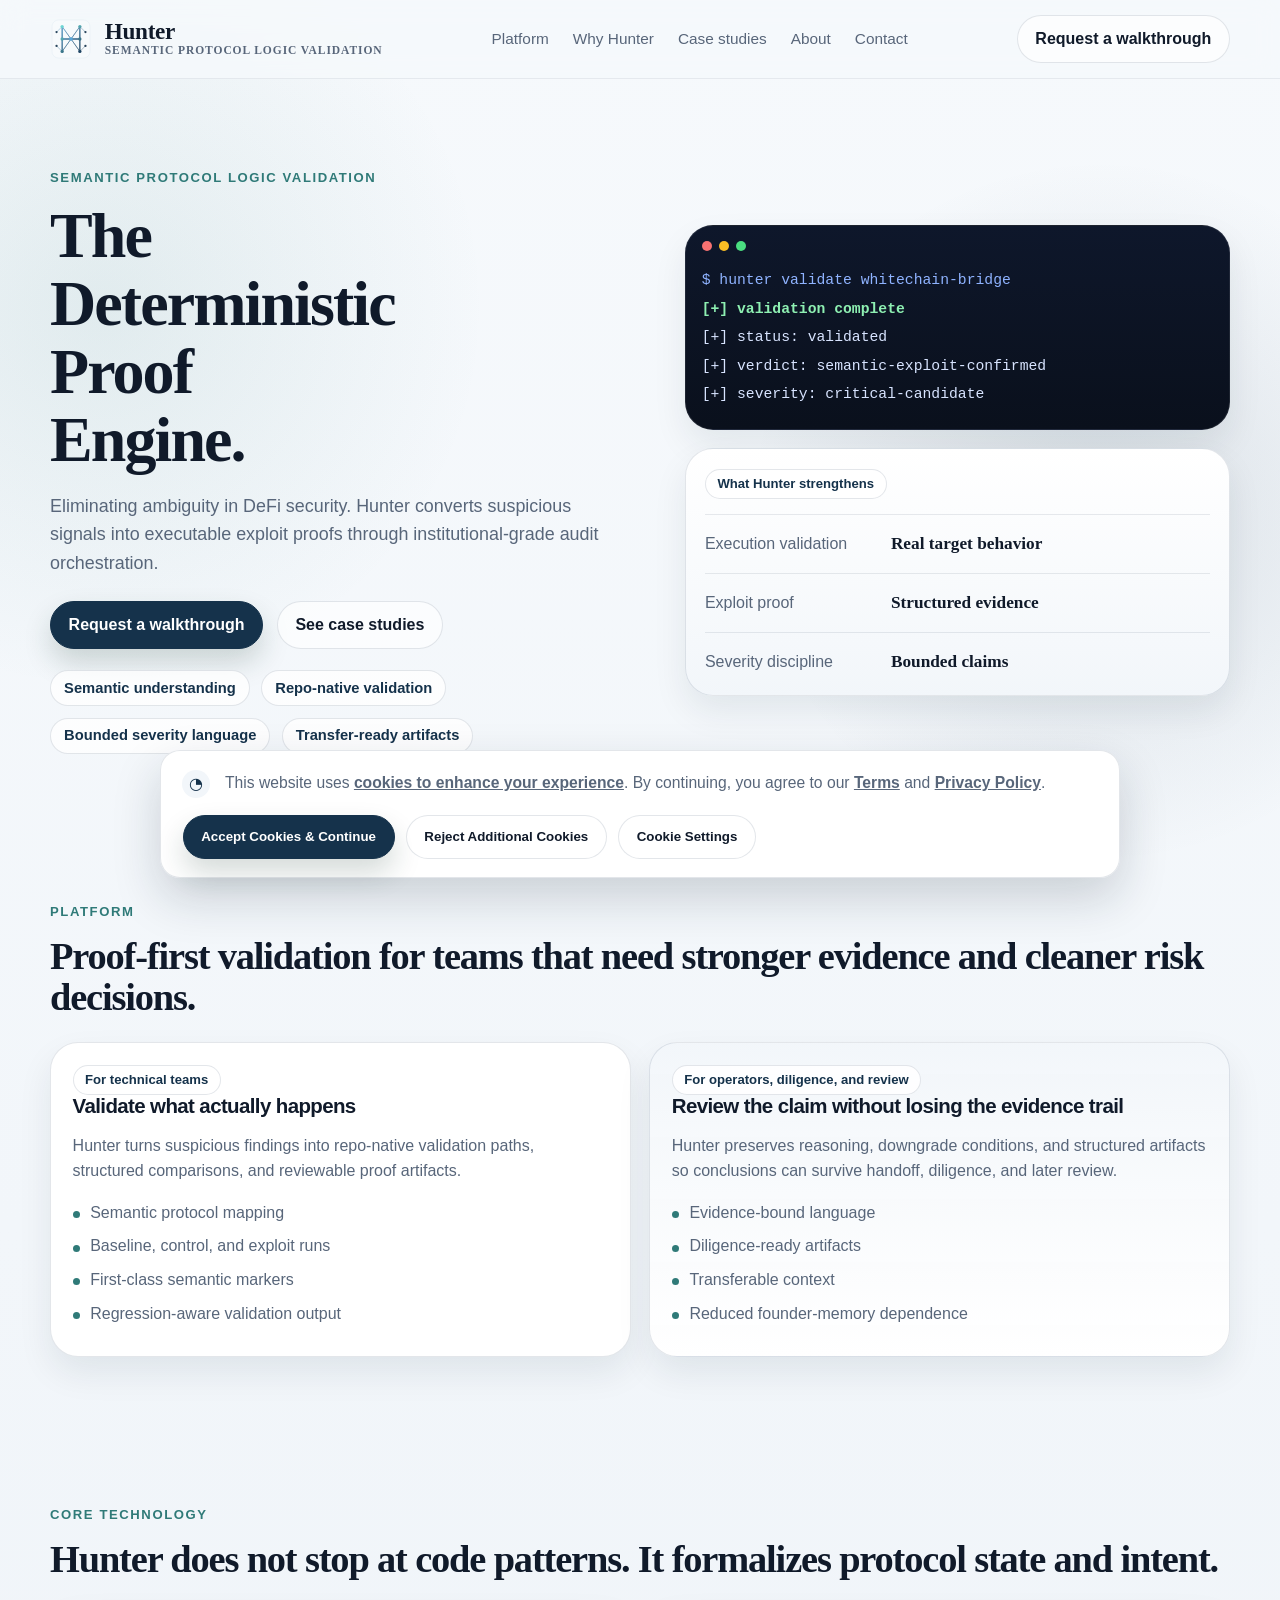
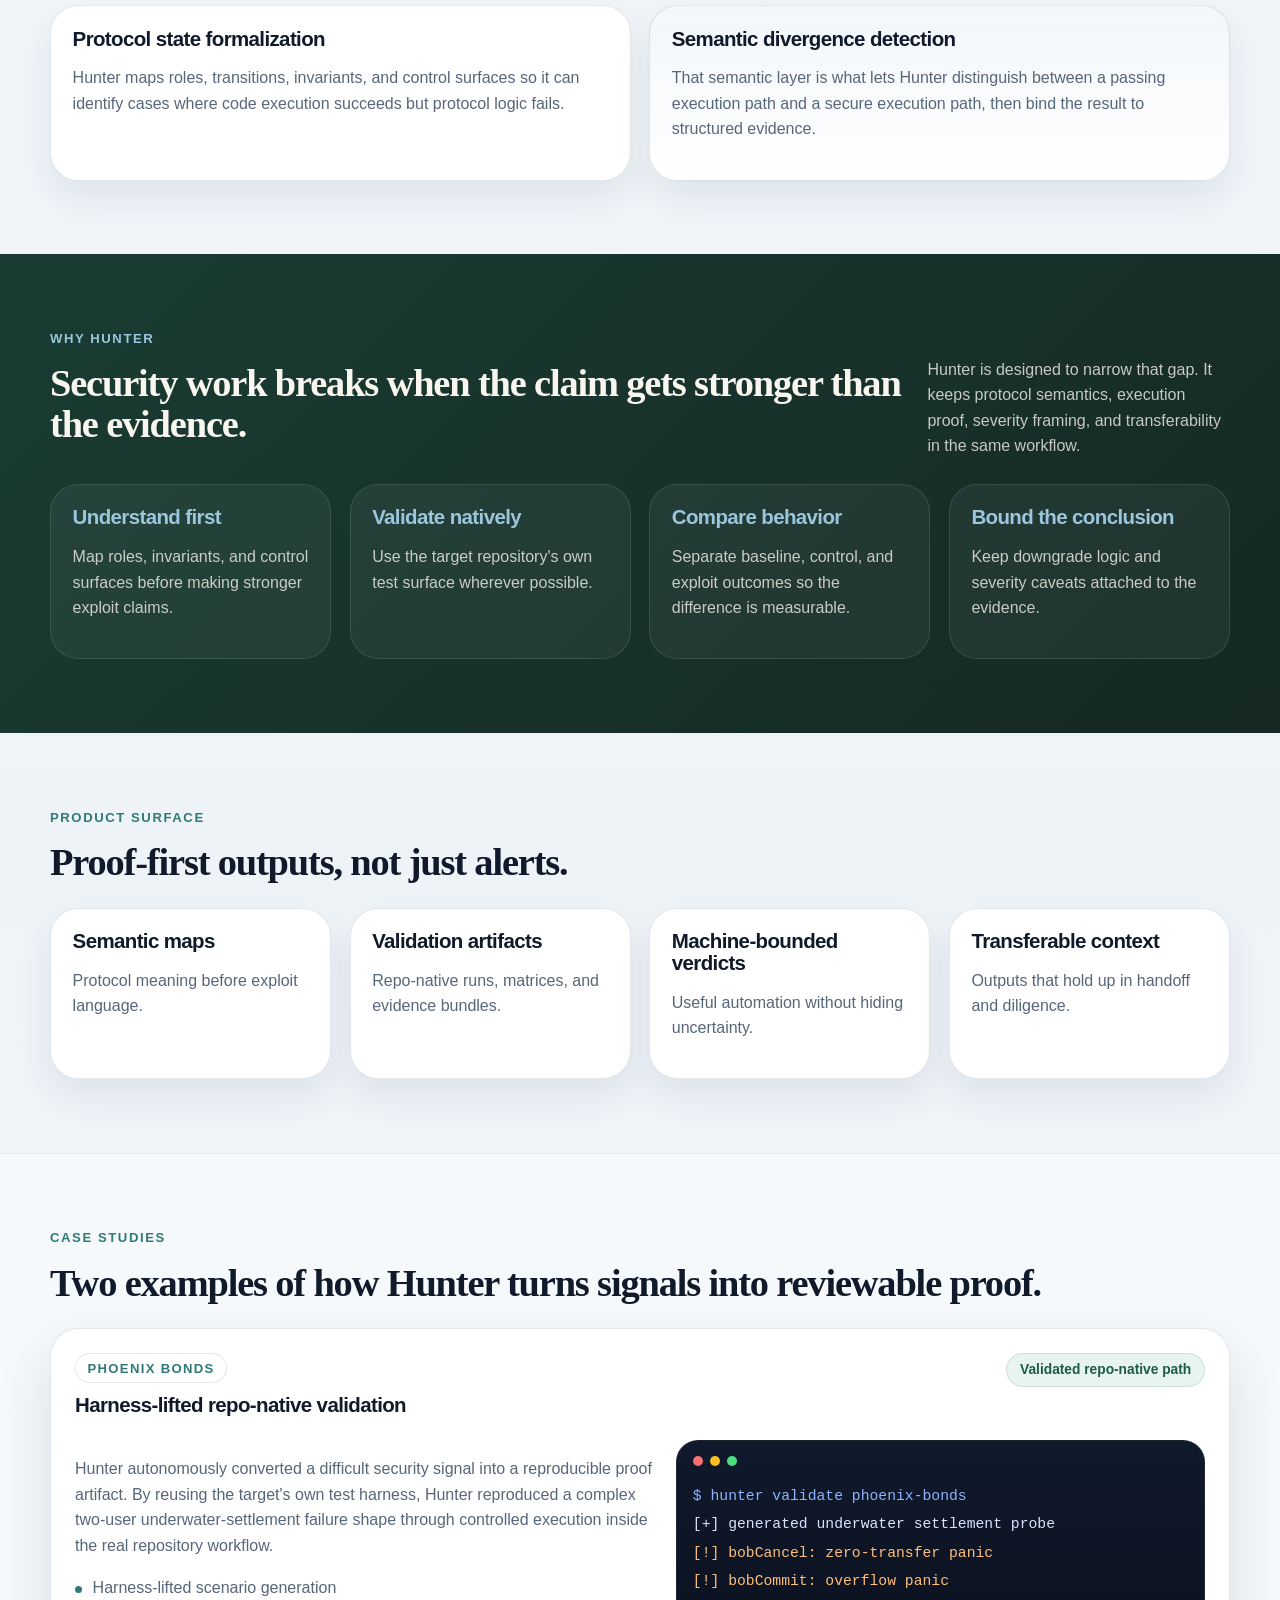
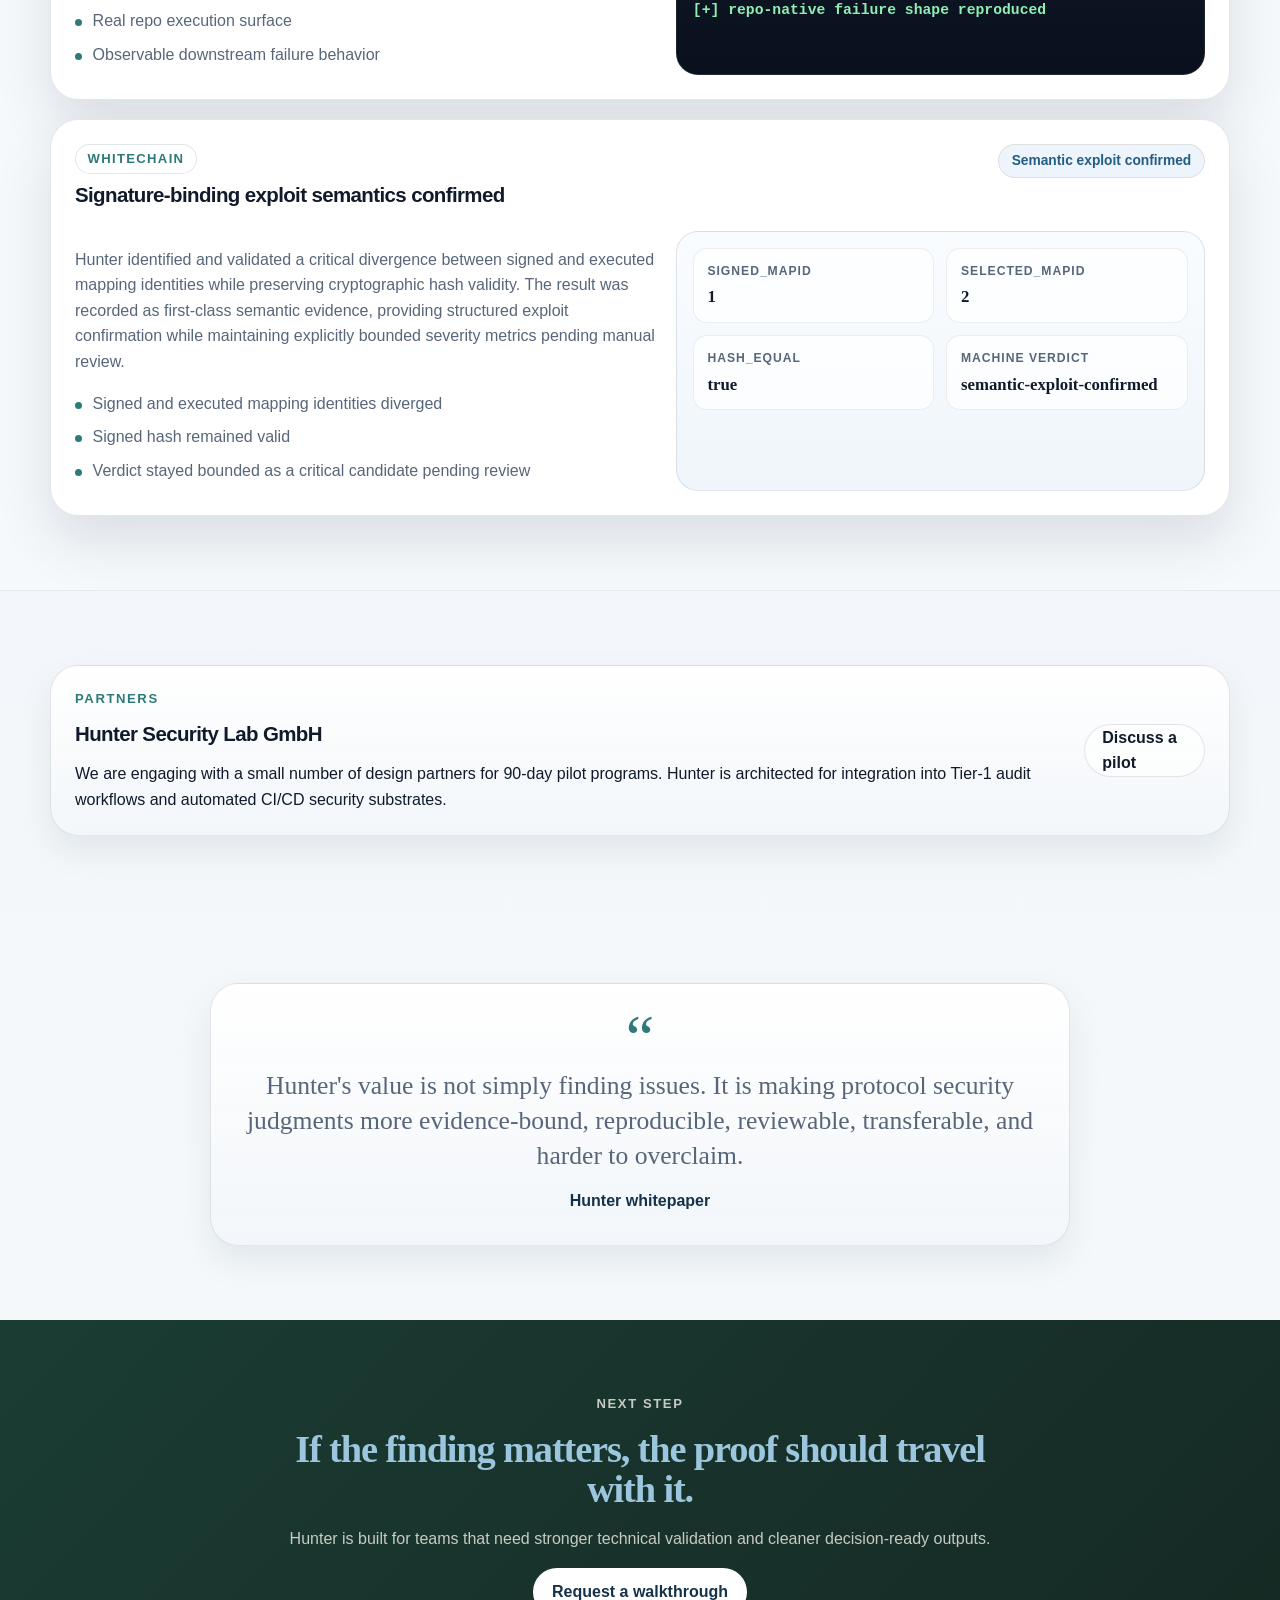
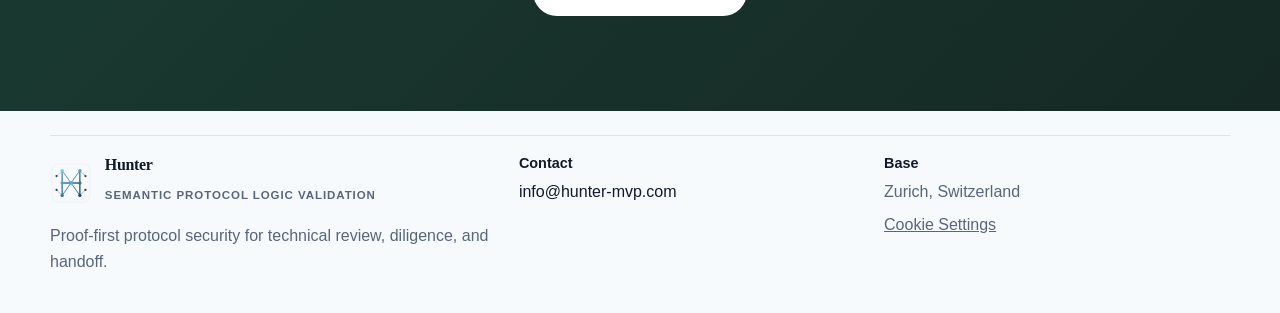
<file: index.html>
<!DOCTYPE html>
<html lang="en">
<head>
  <meta charset="utf-8" />
  <meta name="viewport" content="width=device-width, initial-scale=1" />
  <title>Hunter | Proof-First Protocol Security</title>
  <meta
    name="description"
    content="Hunter helps protocol teams, auditors, and buyers move from suspicious findings to evidence-bound security judgments through semantic understanding, repo-native validation, and reviewable artifacts."
  />
  <link rel="stylesheet" href="styles.css" />
</head>
<body>
  <header class="site-header">
    <div class="container nav">
      <a class="brand" href="#top" aria-label="Hunter home">
        <img class="brand-logo" src="hunter-logo.svg" alt="Hunter logo" />
        <span class="brand-lockup">
          <span class="brand-name">Hunter</span>
          <span class="brand-tagline">Semantic Protocol Logic Validation</span>
        </span>
      </a>
      <nav class="nav-links" aria-label="Primary">
        <a href="#platform">Platform</a>
        <a href="#proof">Why Hunter</a>
        <a href="#cases">Case studies</a>
        <a href="about.html">About</a>
        <a href="#contact">Contact</a>
      </nav>
      <a class="button nav-cta" href="mailto:info@hunter-mvp.com">Request a walkthrough</a>
    </div>
  </header>

  <main id="top">
    <section class="hero">
      <div class="container hero-grid">
        <div class="hero-copy">
          <p class="eyebrow">Semantic Protocol Logic Validation</p>
          <h1>The Deterministic Proof Engine.</h1>
          <p class="subheadline">
            Eliminating ambiguity in DeFi security. Hunter converts suspicious
            signals into executable exploit proofs through institutional-grade
            audit orchestration.
          </p>

          <div class="hero-actions">
            <a class="button primary" href="mailto:info@hunter-mvp.com">Request a walkthrough</a>
            <a class="button secondary" href="#cases">See case studies</a>
          </div>

          <div class="signal-strip">
            <span>Semantic understanding</span>
            <span>Repo-native validation</span>
            <span>Bounded severity language</span>
            <span>Transfer-ready artifacts</span>
          </div>
        </div>

        <aside class="hero-proof" aria-label="Hunter proof screenshots">
          <article class="shot shot-terminal">
            <div class="shot-top">
              <span></span><span></span><span></span>
            </div>
            <div class="shot-body">
              <div class="shot-line dim">$ hunter validate whitechain-bridge</div>
              <div class="shot-line ok">[+] validation complete</div>
              <div class="shot-line">[+] status: validated</div>
              <div class="shot-line">[+] verdict: semantic-exploit-confirmed</div>
              <div class="shot-line">[+] severity: critical-candidate</div>
            </div>
          </article>

          <article class="shot shot-summary">
            <div class="summary-kicker">What Hunter strengthens</div>
            <div class="summary-row">
              <span>Execution validation</span>
              <strong>Real target behavior</strong>
            </div>
            <div class="summary-row">
              <span>Exploit proof</span>
              <strong>Structured evidence</strong>
            </div>
            <div class="summary-row">
              <span>Severity discipline</span>
              <strong>Bounded claims</strong>
            </div>
          </article>
        </aside>
      </div>
    </section>

    <section id="platform" class="section">
      <div class="container">
        <div class="section-heading">
          <p class="eyebrow">Platform</p>
          <h2>Proof-first validation for teams that need stronger evidence and cleaner risk decisions.</h2>
        </div>

        <div class="platform-grid">
          <article class="card">
            <div class="card-tag">For technical teams</div>
            <h3>Validate what actually happens</h3>
            <p>Hunter turns suspicious findings into repo-native validation paths, structured comparisons, and reviewable proof artifacts.</p>
            <ul class="clean-list">
              <li>Semantic protocol mapping</li>
              <li>Baseline, control, and exploit runs</li>
              <li>First-class semantic markers</li>
              <li>Regression-aware validation output</li>
            </ul>
          </article>

          <article class="card accent-card">
            <div class="card-tag">For operators, diligence, and review</div>
            <h3>Review the claim without losing the evidence trail</h3>
            <p>Hunter preserves reasoning, downgrade conditions, and structured artifacts so conclusions can survive handoff, diligence, and later review.</p>
            <ul class="clean-list">
              <li>Evidence-bound language</li>
              <li>Diligence-ready artifacts</li>
              <li>Transferable context</li>
              <li>Reduced founder-memory dependence</li>
            </ul>
          </article>
        </div>
      </div>
    </section>

    <section class="section">
      <div class="container">
        <div class="section-heading">
          <p class="eyebrow">Core technology</p>
          <h2>Hunter does not stop at code patterns. It formalizes protocol state and intent.</h2>
        </div>

        <div class="platform-grid">
          <article class="card">
            <h3>Protocol state formalization</h3>
            <p>
              Hunter maps roles, transitions, invariants, and control surfaces so it can
              identify cases where code execution succeeds but protocol logic fails.
            </p>
          </article>

          <article class="card accent-card">
            <h3>Semantic divergence detection</h3>
            <p>
              That semantic layer is what lets Hunter distinguish between a passing execution
              path and a secure execution path, then bind the result to structured evidence.
            </p>
          </article>
        </div>
      </div>
    </section>

    <section id="proof" class="section section-dark">
      <div class="container">
        <div class="section-heading split-heading">
          <div>
            <p class="eyebrow">Why Hunter</p>
            <h2>Security work breaks when the claim gets stronger than the evidence.</h2>
          </div>
          <p class="section-intro">
            Hunter is designed to narrow that gap. It keeps protocol semantics, execution proof,
            severity framing, and transferability in the same workflow.
          </p>
        </div>

        <div class="proof-grid">
          <article class="proof-card">
            <h3>Understand first</h3>
            <p>Map roles, invariants, and control surfaces before making stronger exploit claims.</p>
          </article>
          <article class="proof-card">
            <h3>Validate natively</h3>
            <p>Use the target repository's own test surface wherever possible.</p>
          </article>
          <article class="proof-card">
            <h3>Compare behavior</h3>
            <p>Separate baseline, control, and exploit outcomes so the difference is measurable.</p>
          </article>
          <article class="proof-card">
            <h3>Bound the conclusion</h3>
            <p>Keep downgrade logic and severity caveats attached to the evidence.</p>
          </article>
        </div>
      </div>
    </section>

    <section class="section">
      <div class="container">
        <div class="section-heading">
          <p class="eyebrow">Product surface</p>
          <h2>Proof-first outputs, not just alerts.</h2>
        </div>

        <div class="feature-grid">
          <article class="card feature-card">
            <h3>Semantic maps</h3>
            <p>Protocol meaning before exploit language.</p>
          </article>
          <article class="card feature-card">
            <h3>Validation artifacts</h3>
            <p>Repo-native runs, matrices, and evidence bundles.</p>
          </article>
          <article class="card feature-card">
            <h3>Machine-bounded verdicts</h3>
            <p>Useful automation without hiding uncertainty.</p>
          </article>
          <article class="card feature-card">
            <h3>Transferable context</h3>
            <p>Outputs that hold up in handoff and diligence.</p>
          </article>
        </div>
      </div>
    </section>

    <section id="cases" class="section section-contrast">
      <div class="container">
        <div class="section-heading">
          <p class="eyebrow">Case studies</p>
          <h2>Two examples of how Hunter turns signals into reviewable proof.</h2>
        </div>

        <div class="case-stack">
          <article class="case-card">
            <div class="case-header">
              <div>
                <span class="case-label">Phoenix Bonds</span>
                <h3>Harness-lifted repo-native validation</h3>
              </div>
              <span class="case-badge success">Validated repo-native path</span>
            </div>

            <div class="case-layout">
              <div class="case-copy">
                <p>
                  Hunter autonomously converted a difficult security signal into a reproducible
                  proof artifact. By reusing the target's own test harness, Hunter reproduced
                  a complex two-user underwater-settlement failure shape through controlled
                  execution inside the real repository workflow.
                </p>
                <ul class="clean-list">
                  <li>Harness-lifted scenario generation</li>
                  <li>Real repo execution surface</li>
                  <li>Observable downstream failure behavior</li>
                </ul>
              </div>

              <div class="case-shot">
                <div class="shot-top">
                  <span></span><span></span><span></span>
                </div>
                <div class="shot-body">
                  <div class="shot-line dim">$ hunter validate phoenix-bonds</div>
                  <div class="shot-line">[+] generated underwater settlement probe</div>
                  <div class="shot-line warn">[!] bobCancel: zero-transfer panic</div>
                  <div class="shot-line warn">[!] bobCommit: overflow panic</div>
                  <div class="shot-line ok">[+] repo-native failure shape reproduced</div>
                </div>
              </div>
            </div>
          </article>

          <article class="case-card">
            <div class="case-header">
              <div>
                <span class="case-label">Whitechain</span>
                <h3>Signature-binding exploit semantics confirmed</h3>
              </div>
              <span class="case-badge caution">Semantic exploit confirmed</span>
            </div>

            <div class="case-layout">
              <div class="case-copy">
                <p>
                  Hunter identified and validated a critical divergence between signed and
                  executed mapping identities while preserving cryptographic hash validity.
                  The result was recorded as first-class semantic evidence, providing
                  structured exploit confirmation while maintaining explicitly bounded
                  severity metrics pending manual review.
                </p>
                <ul class="clean-list">
                  <li>Signed and executed mapping identities diverged</li>
                  <li>Signed hash remained valid</li>
                  <li>Verdict stayed bounded as a critical candidate pending review</li>
                </ul>
              </div>

              <div class="case-shot metric-shot">
                <div class="mini-grid">
                  <div class="mini-card">
                    <span>signed_mapId</span>
                    <strong>1</strong>
                  </div>
                  <div class="mini-card">
                    <span>selected_mapId</span>
                    <strong>2</strong>
                  </div>
                  <div class="mini-card">
                    <span>hash_equal</span>
                    <strong>true</strong>
                  </div>
                  <div class="mini-card">
                    <span>machine verdict</span>
                    <strong>semantic-exploit-confirmed</strong>
                  </div>
                </div>
              </div>
            </div>
          </article>
        </div>
      </div>
    </section>

    <section class="section">
      <div class="container">
        <div class="pilot-note">
          <div>
            <p class="eyebrow">Partners</p>
            <h3>Hunter Security Lab GmbH</h3>
            <p>
              We are engaging with a small number of design partners for 90-day pilot
              programs. Hunter is architected for integration into Tier-1 audit workflows
              and automated CI/CD security substrates.
            </p>
          </div>
          <a class="button secondary" href="mailto:info@hunter-mvp.com">Discuss a pilot</a>
        </div>
      </div>
    </section>

    <section class="section">
      <div class="container">
        <div class="quote-card">
          <p class="quote-mark">“</p>
          <p class="quote-text">
            Hunter's value is not simply finding issues. It is making protocol security
            judgments more evidence-bound, reproducible, reviewable, transferable, and harder to overclaim.
          </p>
          <p class="quote-source">Hunter whitepaper</p>
        </div>
      </div>
    </section>

    <section class="section section-dark">
      <div class="container closing">
        <p class="eyebrow">Next step</p>
        <h2>If the finding matters, the proof should travel with it.</h2>
        <p>
          Hunter is built for teams that need stronger technical validation and cleaner
          decision-ready outputs.
        </p>
        <div class="hero-actions center">
          <a class="button primary light" href="mailto:info@hunter-mvp.com">Request a walkthrough</a>
        </div>
      </div>
    </section>
  </main>

  <footer id="contact" class="site-footer">
      <div class="container footer-grid">
      <div>
        <div class="footer-brand-wrap">
          <img class="footer-logo" src="hunter-logo.svg" alt="Hunter logo" />
          <div>
            <div class="footer-brand">Hunter</div>
            <p class="footer-mini-tag">Semantic Protocol Logic Validation</p>
          </div>
        </div>
        <p class="footer-copy">Proof-first protocol security for technical review, diligence, and handoff.</p>
      </div>
      <div>
        <div class="footer-heading">Contact</div>
        <a class="footer-link" href="mailto:info@hunter-mvp.com">info@hunter-mvp.com</a>
      </div>
      <div>
        <div class="footer-heading">Base</div>
        <p class="footer-copy">Zurich, Switzerland</p>
        <p class="footer-meta-link"><button class="text-link" type="button" onclick="hunterOpenCookieSettings()">Cookie Settings</button></p>
      </div>
    </div>
  </footer>

  <div class="cookie-banner" id="cookieBanner" role="dialog" aria-live="polite" aria-label="Cookie notice">
    <div class="cookie-inner">
      <div class="cookie-copy">
        <span class="cookie-icon" aria-hidden="true">◔</span>
        <p>
          This website uses <a href="privacy.html">cookies to enhance your experience</a>.
          By continuing, you agree to our <a href="terms.html">Terms</a> and <a href="privacy.html">Privacy Policy</a>.
        </p>
      </div>
      <div class="cookie-actions">
        <button class="button primary cookie-btn" type="button" onclick="hunterAcceptCookies()">Accept Cookies &amp; Continue</button>
        <button class="button secondary cookie-btn" type="button" onclick="hunterRejectCookies()">Reject Additional Cookies</button>
        <button class="button secondary cookie-btn" type="button" onclick="hunterOpenCookieSettings()">Cookie Settings</button>
      </div>
      <div class="cookie-settings" aria-label="Cookie settings">
        <div class="cookie-settings-head">
          <strong>Cookie preferences</strong>
          <button class="text-link" type="button" onclick="hunterCloseCookieSettings()">Close</button>
        </div>
        <div class="cookie-setting-row">
          <div>
            <div class="cookie-setting-title">Strictly necessary</div>
            <div class="cookie-setting-copy">Required for basic website operation and consent storage.</div>
          </div>
          <label class="cookie-switch">
            <input type="checkbox" checked disabled />
            <span class="cookie-slider"></span>
          </label>
        </div>
        <div class="cookie-setting-row">
          <div>
            <div class="cookie-setting-title">Analytics</div>
            <div class="cookie-setting-copy">Allows optional analytics or measurement tools when enabled.</div>
          </div>
          <label class="cookie-switch">
            <input id="cookieAnalytics" type="checkbox" />
            <span class="cookie-slider"></span>
          </label>
        </div>
        <div class="cookie-settings-actions">
          <button class="button primary cookie-btn" type="button" onclick="hunterSaveCookieSettings()">Save Preferences</button>
        </div>
      </div>
    </div>
  </div>

  <script src="cookies.js"></script>
</body>
</html>
</file>
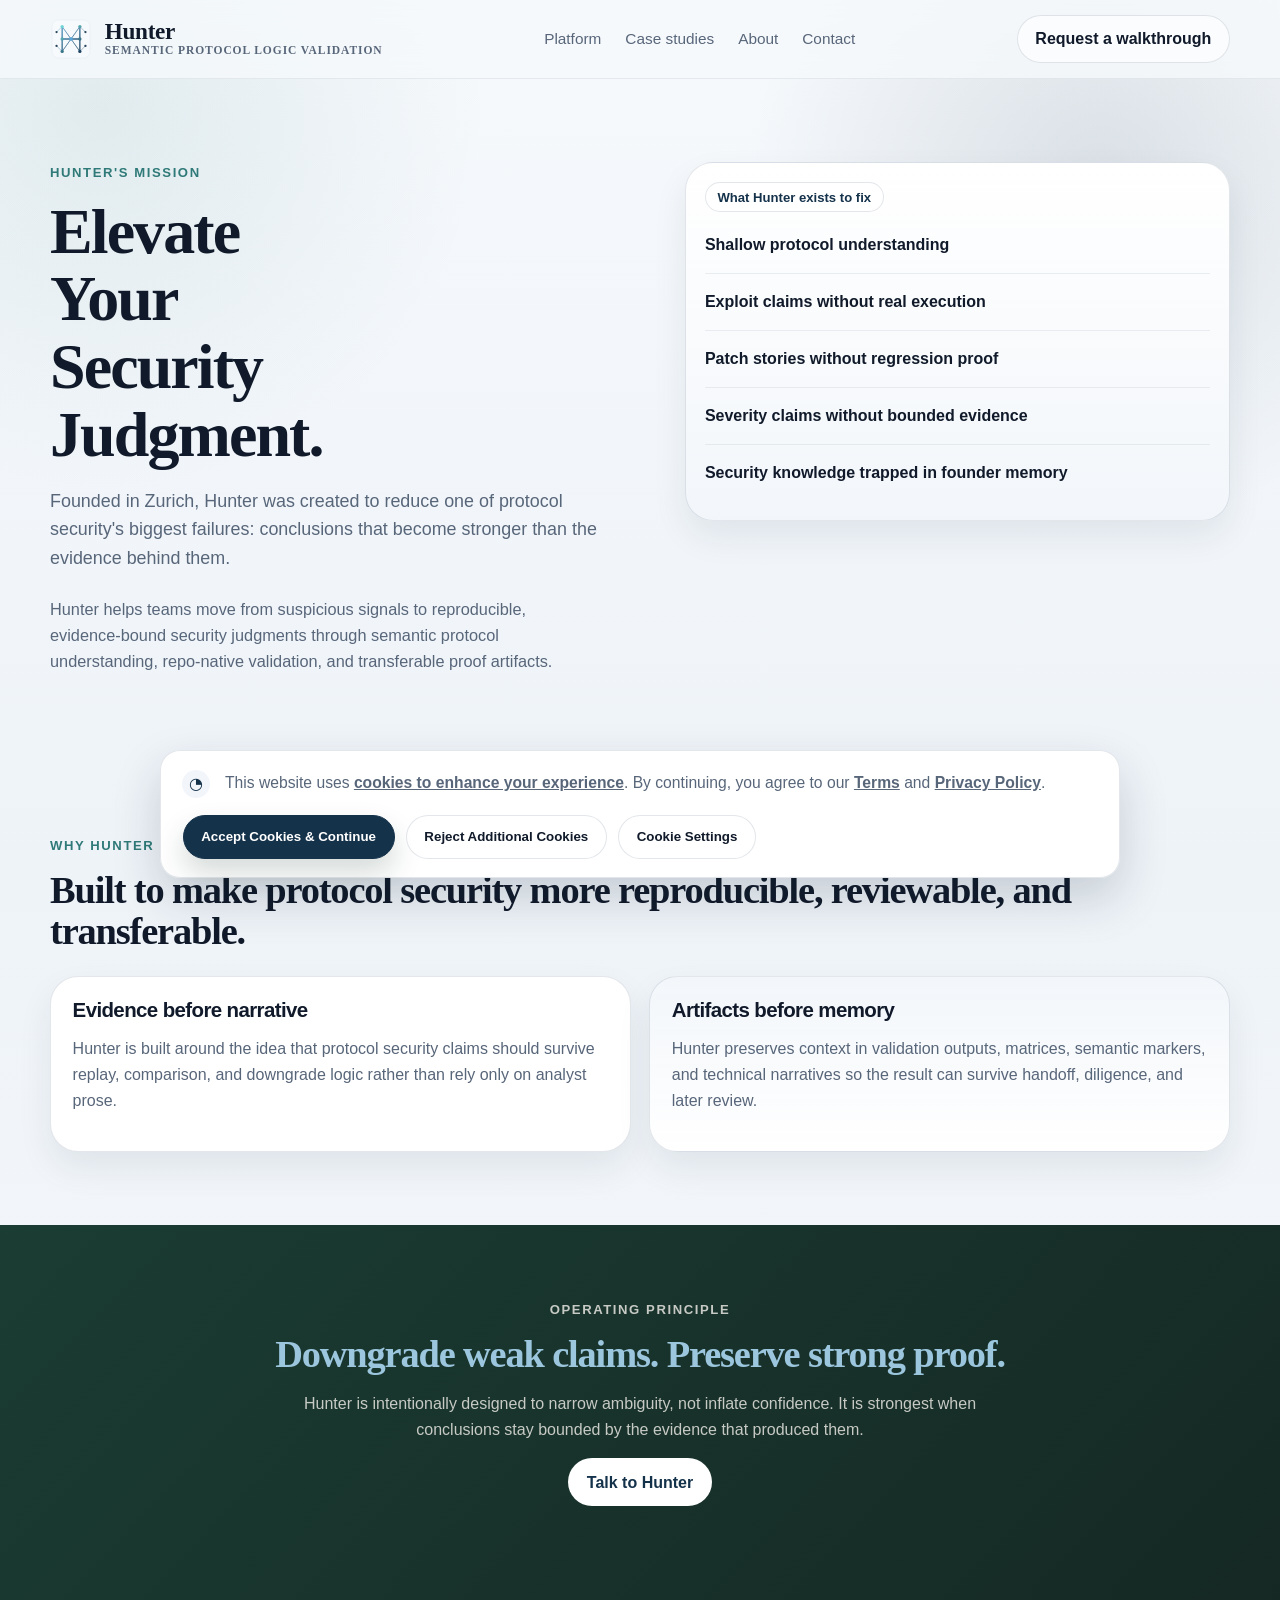
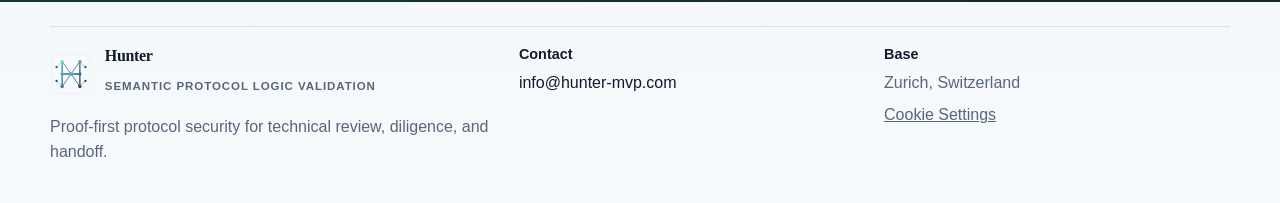
<file: about.html>
<!DOCTYPE html>
<html lang="en">
<head>
  <meta charset="utf-8" />
  <meta name="viewport" content="width=device-width, initial-scale=1" />
  <title>About Hunter | Mission</title>
  <meta
    name="description"
    content="Hunter was created to reduce the gap between suspicious security signals and evidence-bound protocol security judgments."
  />
  <link rel="stylesheet" href="styles.css" />
</head>
<body>
  <header class="site-header">
    <div class="container nav">
      <a class="brand" href="index.html" aria-label="Hunter home">
        <img class="brand-logo" src="hunter-logo.svg" alt="Hunter logo" />
        <span class="brand-lockup">
          <span class="brand-name">Hunter</span>
          <span class="brand-tagline">Semantic Protocol Logic Validation</span>
        </span>
      </a>
      <nav class="nav-links" aria-label="Primary">
        <a href="index.html#platform">Platform</a>
        <a href="index.html#cases">Case studies</a>
        <a href="about.html">About</a>
        <a href="mailto:info@hunter-mvp.com">Contact</a>
      </nav>
      <a class="button nav-cta" href="mailto:info@hunter-mvp.com">Request a walkthrough</a>
    </div>
  </header>

  <main>
    <section class="about-hero">
      <div class="container about-shell">
        <div class="about-copy">
          <p class="eyebrow">Hunter's Mission</p>
          <h1>Elevate Your Security Judgment.</h1>
          <p class="subheadline">
            Founded in Zurich, Hunter was created to reduce one of protocol security's
            biggest failures: conclusions that become stronger than the evidence behind them.
          </p>
          <p class="about-lead">
            Hunter helps teams move from suspicious signals to reproducible, evidence-bound
            security judgments through semantic protocol understanding, repo-native validation,
            and transferable proof artifacts.
          </p>
        </div>

        <aside class="about-panel">
          <div class="summary-kicker">What Hunter exists to fix</div>
          <div class="about-list">
            <div class="about-row">Shallow protocol understanding</div>
            <div class="about-row">Exploit claims without real execution</div>
            <div class="about-row">Patch stories without regression proof</div>
            <div class="about-row">Severity claims without bounded evidence</div>
            <div class="about-row">Security knowledge trapped in founder memory</div>
          </div>
        </aside>
      </div>
    </section>

    <section class="section">
      <div class="container">
        <div class="section-heading">
          <p class="eyebrow">Why Hunter</p>
          <h2>Built to make protocol security more reproducible, reviewable, and transferable.</h2>
        </div>

        <div class="platform-grid">
          <article class="card">
            <h3>Evidence before narrative</h3>
            <p>
              Hunter is built around the idea that protocol security claims should survive
              replay, comparison, and downgrade logic rather than rely only on analyst prose.
            </p>
          </article>

          <article class="card accent-card">
            <h3>Artifacts before memory</h3>
            <p>
              Hunter preserves context in validation outputs, matrices, semantic markers,
              and technical narratives so the result can survive handoff, diligence, and later review.
            </p>
          </article>
        </div>
      </div>
    </section>

    <section class="section section-dark">
      <div class="container closing">
        <p class="eyebrow">Operating principle</p>
        <h2>Downgrade weak claims. Preserve strong proof.</h2>
        <p>
          Hunter is intentionally designed to narrow ambiguity, not inflate confidence.
          It is strongest when conclusions stay bounded by the evidence that produced them.
        </p>
        <div class="hero-actions center">
          <a class="button primary light" href="mailto:info@hunter-mvp.com">Talk to Hunter</a>
        </div>
      </div>
    </section>
  </main>

  <footer class="site-footer">
    <div class="container footer-grid">
      <div>
        <div class="footer-brand-wrap">
          <img class="footer-logo" src="hunter-logo.svg" alt="Hunter logo" />
          <div>
            <div class="footer-brand">Hunter</div>
            <p class="footer-mini-tag">Semantic Protocol Logic Validation</p>
          </div>
        </div>
        <p class="footer-copy">Proof-first protocol security for technical review, diligence, and handoff.</p>
      </div>
      <div>
        <div class="footer-heading">Contact</div>
        <a class="footer-link" href="mailto:info@hunter-mvp.com">info@hunter-mvp.com</a>
      </div>
      <div>
        <div class="footer-heading">Base</div>
        <p class="footer-copy">Zurich, Switzerland</p>
        <p class="footer-meta-link"><button class="text-link" type="button" onclick="hunterOpenCookieSettings()">Cookie Settings</button></p>
      </div>
    </div>
  </footer>

  <div class="cookie-banner" id="cookieBanner" role="dialog" aria-live="polite" aria-label="Cookie notice">
    <div class="cookie-inner">
      <div class="cookie-copy">
        <span class="cookie-icon" aria-hidden="true">◔</span>
        <p>
          This website uses <a href="privacy.html">cookies to enhance your experience</a>.
          By continuing, you agree to our <a href="terms.html">Terms</a> and <a href="privacy.html">Privacy Policy</a>.
        </p>
      </div>
      <div class="cookie-actions">
        <button class="button primary cookie-btn" type="button" onclick="hunterAcceptCookies()">Accept Cookies &amp; Continue</button>
        <button class="button secondary cookie-btn" type="button" onclick="hunterRejectCookies()">Reject Additional Cookies</button>
        <button class="button secondary cookie-btn" type="button" onclick="hunterOpenCookieSettings()">Cookie Settings</button>
      </div>
      <div class="cookie-settings" aria-label="Cookie settings">
        <div class="cookie-settings-head">
          <strong>Cookie preferences</strong>
          <button class="text-link" type="button" onclick="hunterCloseCookieSettings()">Close</button>
        </div>
        <div class="cookie-setting-row">
          <div>
            <div class="cookie-setting-title">Strictly necessary</div>
            <div class="cookie-setting-copy">Required for basic website operation and consent storage.</div>
          </div>
          <label class="cookie-switch">
            <input type="checkbox" checked disabled />
            <span class="cookie-slider"></span>
          </label>
        </div>
        <div class="cookie-setting-row">
          <div>
            <div class="cookie-setting-title">Analytics</div>
            <div class="cookie-setting-copy">Allows optional analytics or measurement tools when enabled.</div>
          </div>
          <label class="cookie-switch">
            <input id="cookieAnalytics" type="checkbox" />
            <span class="cookie-slider"></span>
          </label>
        </div>
        <div class="cookie-settings-actions">
          <button class="button primary cookie-btn" type="button" onclick="hunterSaveCookieSettings()">Save Preferences</button>
        </div>
      </div>
    </div>
  </div>

  <script src="cookies.js"></script>
</body>
</html>
</file>
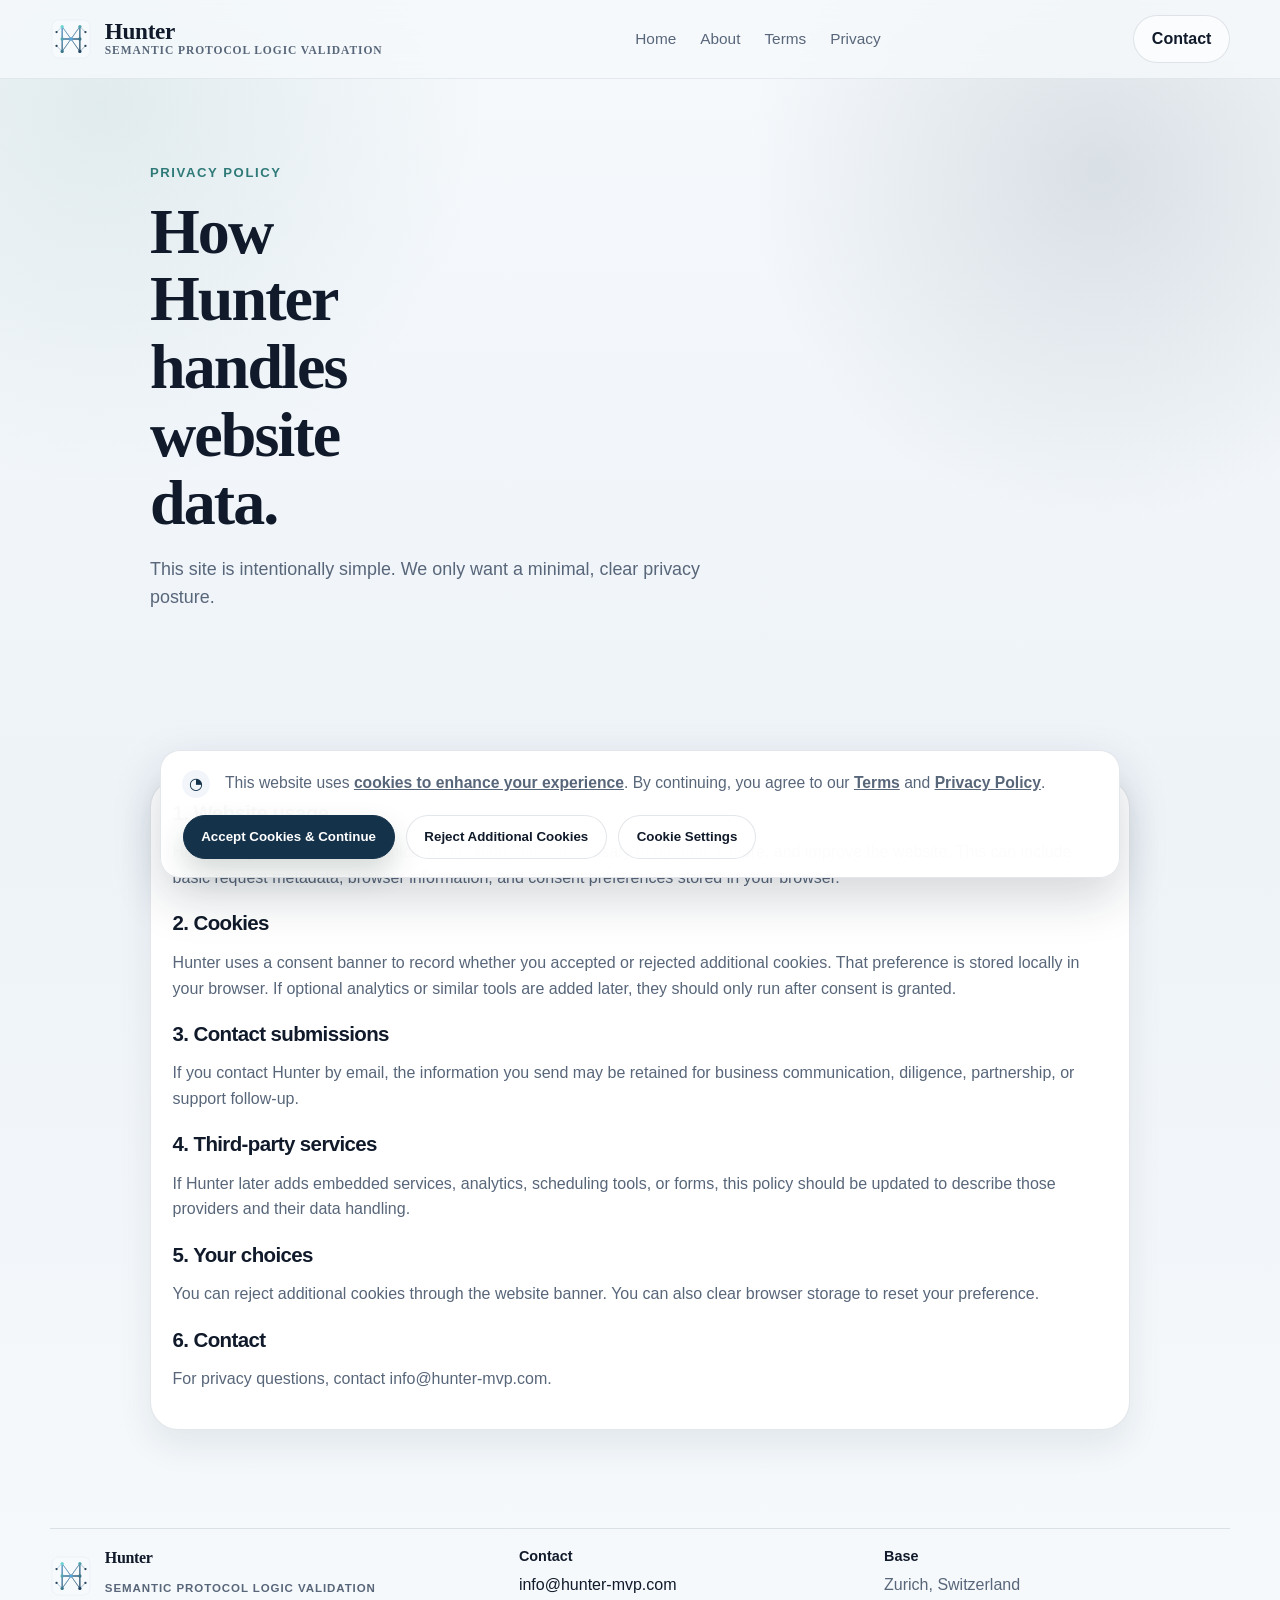
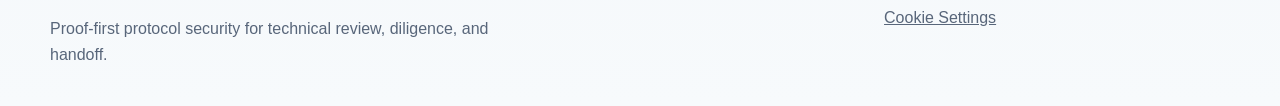
<file: privacy.html>
<!DOCTYPE html>
<html lang="en">
<head>
  <meta charset="utf-8" />
  <meta name="viewport" content="width=device-width, initial-scale=1" />
  <title>Privacy Policy | Hunter</title>
  <meta name="description" content="Hunter privacy policy." />
  <link rel="stylesheet" href="styles.css" />
</head>
<body>
  <header class="site-header">
    <div class="container nav">
      <a class="brand" href="index.html" aria-label="Hunter home">
        <img class="brand-logo" src="hunter-logo.svg" alt="Hunter logo" />
        <span class="brand-lockup">
          <span class="brand-name">Hunter</span>
          <span class="brand-tagline">Semantic Protocol Logic Validation</span>
        </span>
      </a>
      <nav class="nav-links" aria-label="Primary">
        <a href="index.html">Home</a>
        <a href="about.html">About</a>
        <a href="terms.html">Terms</a>
        <a href="privacy.html">Privacy</a>
      </nav>
      <a class="button nav-cta" href="mailto:info@hunter-mvp.com">Contact</a>
    </div>
  </header>

  <main>
    <section class="about-hero">
      <div class="container legal-shell">
        <div class="about-copy">
          <p class="eyebrow">Privacy Policy</p>
          <h1>How Hunter handles website data.</h1>
          <p class="subheadline">
            This site is intentionally simple. We only want a minimal, clear privacy posture.
          </p>
        </div>
      </div>
    </section>

    <section class="section">
      <div class="container legal-body">
        <article class="card legal-card">
          <h3>1. Website usage</h3>
          <p>
            Hunter may collect limited technical information that is necessary to operate,
            secure, and improve the website. This can include basic request metadata,
            browser information, and consent preferences stored in your browser.
          </p>

          <h3>2. Cookies</h3>
          <p>
            Hunter uses a consent banner to record whether you accepted or rejected additional
            cookies. That preference is stored locally in your browser. If optional analytics
            or similar tools are added later, they should only run after consent is granted.
          </p>

          <h3>3. Contact submissions</h3>
          <p>
            If you contact Hunter by email, the information you send may be retained for
            business communication, diligence, partnership, or support follow-up.
          </p>

          <h3>4. Third-party services</h3>
          <p>
            If Hunter later adds embedded services, analytics, scheduling tools, or forms,
            this policy should be updated to describe those providers and their data handling.
          </p>

          <h3>5. Your choices</h3>
          <p>
            You can reject additional cookies through the website banner. You can also clear
            browser storage to reset your preference.
          </p>

          <h3>6. Contact</h3>
          <p>
            For privacy questions, contact
            <a href="mailto:info@hunter-mvp.com">info@hunter-mvp.com</a>.
          </p>
        </article>
      </div>
    </section>
  </main>

  <footer class="site-footer">
    <div class="container footer-grid">
      <div>
        <div class="footer-brand-wrap">
          <img class="footer-logo" src="hunter-logo.svg" alt="Hunter logo" />
          <div>
            <div class="footer-brand">Hunter</div>
            <p class="footer-mini-tag">Semantic Protocol Logic Validation</p>
          </div>
        </div>
        <p class="footer-copy">Proof-first protocol security for technical review, diligence, and handoff.</p>
      </div>
      <div>
        <div class="footer-heading">Contact</div>
        <a class="footer-link" href="mailto:info@hunter-mvp.com">info@hunter-mvp.com</a>
      </div>
      <div>
        <div class="footer-heading">Base</div>
        <p class="footer-copy">Zurich, Switzerland</p>
        <p class="footer-meta-link"><button class="text-link" type="button" onclick="hunterOpenCookieSettings()">Cookie Settings</button></p>
      </div>
    </div>
  </footer>

  <div class="cookie-banner" id="cookieBanner" role="dialog" aria-live="polite" aria-label="Cookie notice">
    <div class="cookie-inner">
      <div class="cookie-copy">
        <span class="cookie-icon" aria-hidden="true">◔</span>
        <p>
          This website uses <a href="privacy.html">cookies to enhance your experience</a>.
          By continuing, you agree to our <a href="terms.html">Terms</a> and <a href="privacy.html">Privacy Policy</a>.
        </p>
      </div>
      <div class="cookie-actions">
        <button class="button primary cookie-btn" type="button" onclick="hunterAcceptCookies()">Accept Cookies &amp; Continue</button>
        <button class="button secondary cookie-btn" type="button" onclick="hunterRejectCookies()">Reject Additional Cookies</button>
        <button class="button secondary cookie-btn" type="button" onclick="hunterOpenCookieSettings()">Cookie Settings</button>
      </div>
      <div class="cookie-settings" aria-label="Cookie settings">
        <div class="cookie-settings-head">
          <strong>Cookie preferences</strong>
          <button class="text-link" type="button" onclick="hunterCloseCookieSettings()">Close</button>
        </div>
        <div class="cookie-setting-row">
          <div>
            <div class="cookie-setting-title">Strictly necessary</div>
            <div class="cookie-setting-copy">Required for basic website operation and consent storage.</div>
          </div>
          <label class="cookie-switch">
            <input type="checkbox" checked disabled />
            <span class="cookie-slider"></span>
          </label>
        </div>
        <div class="cookie-setting-row">
          <div>
            <div class="cookie-setting-title">Analytics</div>
            <div class="cookie-setting-copy">Allows optional analytics or measurement tools when enabled.</div>
          </div>
          <label class="cookie-switch">
            <input id="cookieAnalytics" type="checkbox" />
            <span class="cookie-slider"></span>
          </label>
        </div>
        <div class="cookie-settings-actions">
          <button class="button primary cookie-btn" type="button" onclick="hunterSaveCookieSettings()">Save Preferences</button>
        </div>
      </div>
    </div>
  </div>

  <script src="cookies.js"></script>
</body>
</html>
</file>
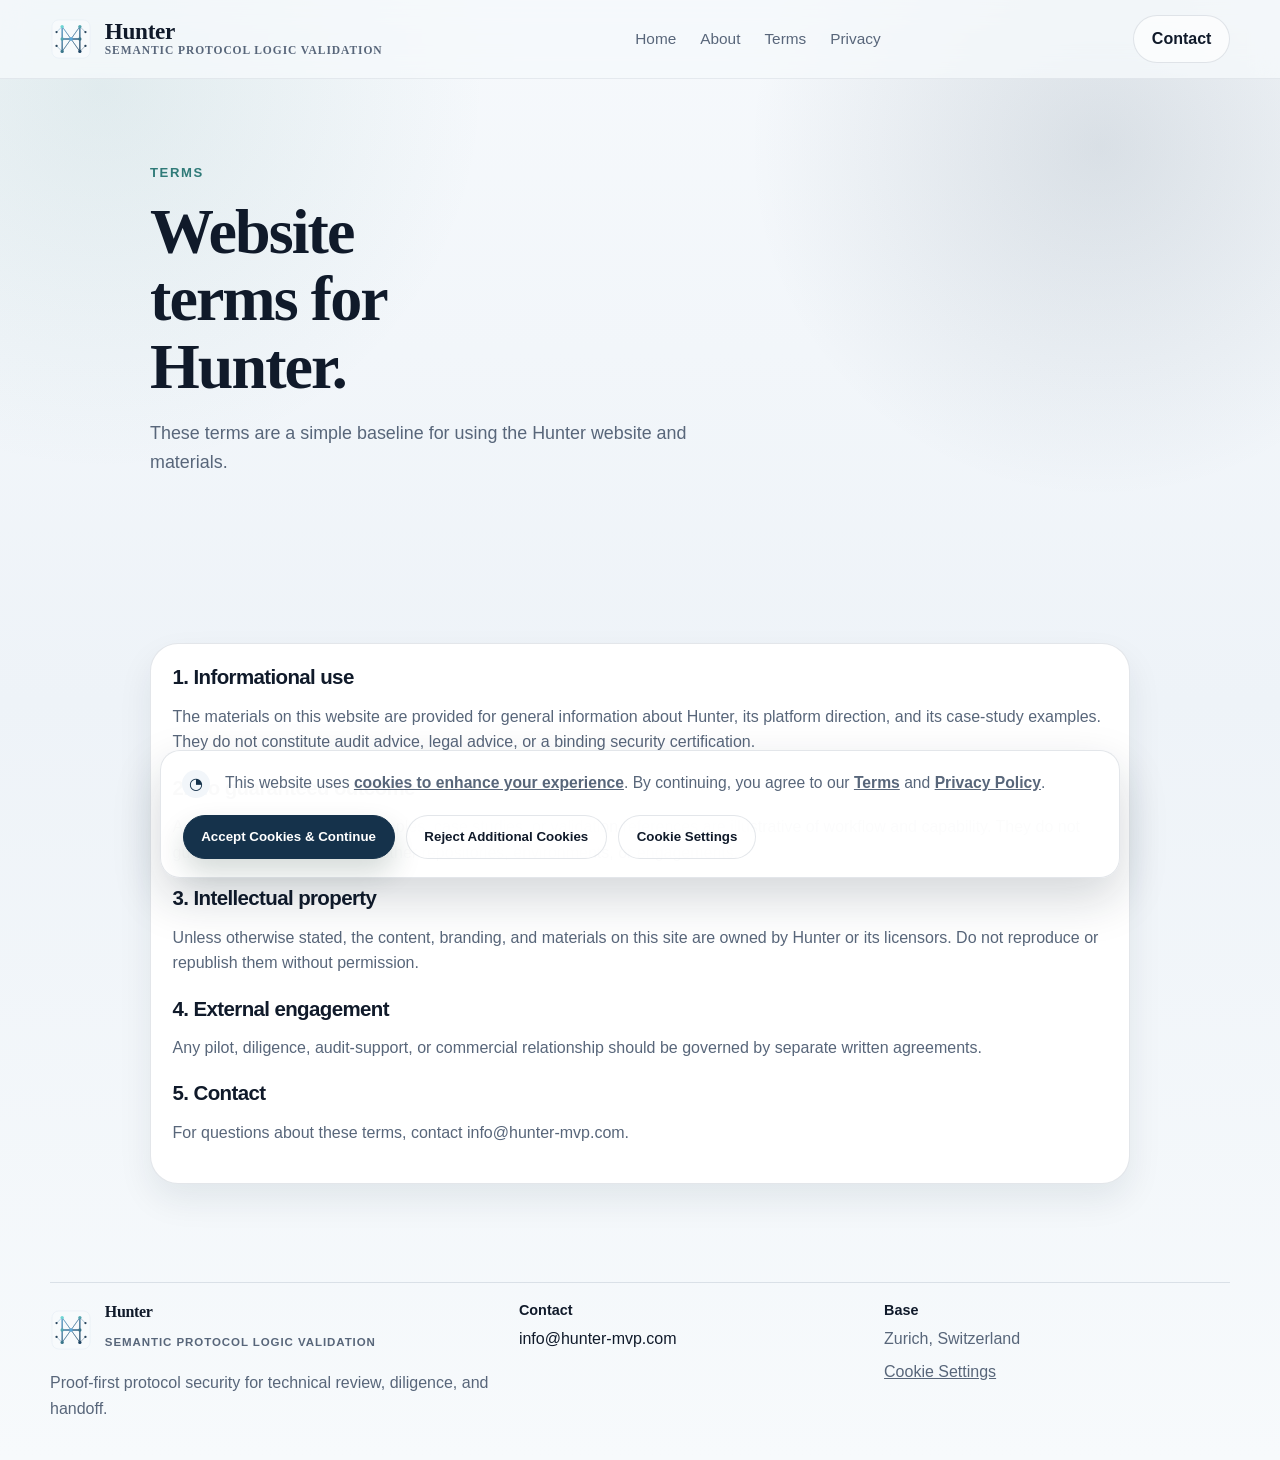
<file: terms.html>
<!DOCTYPE html>
<html lang="en">
<head>
  <meta charset="utf-8" />
  <meta name="viewport" content="width=device-width, initial-scale=1" />
  <title>Terms | Hunter</title>
  <meta name="description" content="Hunter website terms." />
  <link rel="stylesheet" href="styles.css" />
</head>
<body>
  <header class="site-header">
    <div class="container nav">
      <a class="brand" href="index.html" aria-label="Hunter home">
        <img class="brand-logo" src="hunter-logo.svg" alt="Hunter logo" />
        <span class="brand-lockup">
          <span class="brand-name">Hunter</span>
          <span class="brand-tagline">Semantic Protocol Logic Validation</span>
        </span>
      </a>
      <nav class="nav-links" aria-label="Primary">
        <a href="index.html">Home</a>
        <a href="about.html">About</a>
        <a href="terms.html">Terms</a>
        <a href="privacy.html">Privacy</a>
      </nav>
      <a class="button nav-cta" href="mailto:info@hunter-mvp.com">Contact</a>
    </div>
  </header>

  <main>
    <section class="about-hero">
      <div class="container legal-shell">
        <div class="about-copy">
          <p class="eyebrow">Terms</p>
          <h1>Website terms for Hunter.</h1>
          <p class="subheadline">
            These terms are a simple baseline for using the Hunter website and materials.
          </p>
        </div>
      </div>
    </section>

    <section class="section">
      <div class="container legal-body">
        <article class="card legal-card">
          <h3>1. Informational use</h3>
          <p>
            The materials on this website are provided for general information about Hunter,
            its platform direction, and its case-study examples. They do not constitute audit
            advice, legal advice, or a binding security certification.
          </p>

          <h3>2. No guaranteed outcome</h3>
          <p>
            Any product descriptions, examples, case studies, or validation references are
            illustrative of workflow and capability. They do not guarantee identical results
            in other repositories, environments, or engagements.
          </p>

          <h3>3. Intellectual property</h3>
          <p>
            Unless otherwise stated, the content, branding, and materials on this site are
            owned by Hunter or its licensors. Do not reproduce or republish them without permission.
          </p>

          <h3>4. External engagement</h3>
          <p>
            Any pilot, diligence, audit-support, or commercial relationship should be governed
            by separate written agreements.
          </p>

          <h3>5. Contact</h3>
          <p>
            For questions about these terms, contact
            <a href="mailto:info@hunter-mvp.com">info@hunter-mvp.com</a>.
          </p>
        </article>
      </div>
    </section>
  </main>

  <footer class="site-footer">
    <div class="container footer-grid">
      <div>
        <div class="footer-brand-wrap">
          <img class="footer-logo" src="hunter-logo.svg" alt="Hunter logo" />
          <div>
            <div class="footer-brand">Hunter</div>
            <p class="footer-mini-tag">Semantic Protocol Logic Validation</p>
          </div>
        </div>
        <p class="footer-copy">Proof-first protocol security for technical review, diligence, and handoff.</p>
      </div>
      <div>
        <div class="footer-heading">Contact</div>
        <a class="footer-link" href="mailto:info@hunter-mvp.com">info@hunter-mvp.com</a>
      </div>
      <div>
        <div class="footer-heading">Base</div>
        <p class="footer-copy">Zurich, Switzerland</p>
        <p class="footer-meta-link"><button class="text-link" type="button" onclick="hunterOpenCookieSettings()">Cookie Settings</button></p>
      </div>
    </div>
  </footer>

  <div class="cookie-banner" id="cookieBanner" role="dialog" aria-live="polite" aria-label="Cookie notice">
    <div class="cookie-inner">
      <div class="cookie-copy">
        <span class="cookie-icon" aria-hidden="true">◔</span>
        <p>
          This website uses <a href="privacy.html">cookies to enhance your experience</a>.
          By continuing, you agree to our <a href="terms.html">Terms</a> and <a href="privacy.html">Privacy Policy</a>.
        </p>
      </div>
      <div class="cookie-actions">
        <button class="button primary cookie-btn" type="button" onclick="hunterAcceptCookies()">Accept Cookies &amp; Continue</button>
        <button class="button secondary cookie-btn" type="button" onclick="hunterRejectCookies()">Reject Additional Cookies</button>
        <button class="button secondary cookie-btn" type="button" onclick="hunterOpenCookieSettings()">Cookie Settings</button>
      </div>
      <div class="cookie-settings" aria-label="Cookie settings">
        <div class="cookie-settings-head">
          <strong>Cookie preferences</strong>
          <button class="text-link" type="button" onclick="hunterCloseCookieSettings()">Close</button>
        </div>
        <div class="cookie-setting-row">
          <div>
            <div class="cookie-setting-title">Strictly necessary</div>
            <div class="cookie-setting-copy">Required for basic website operation and consent storage.</div>
          </div>
          <label class="cookie-switch">
            <input type="checkbox" checked disabled />
            <span class="cookie-slider"></span>
          </label>
        </div>
        <div class="cookie-setting-row">
          <div>
            <div class="cookie-setting-title">Analytics</div>
            <div class="cookie-setting-copy">Allows optional analytics or measurement tools when enabled.</div>
          </div>
          <label class="cookie-switch">
            <input id="cookieAnalytics" type="checkbox" />
            <span class="cookie-slider"></span>
          </label>
        </div>
        <div class="cookie-settings-actions">
          <button class="button primary cookie-btn" type="button" onclick="hunterSaveCookieSettings()">Save Preferences</button>
        </div>
      </div>
    </div>
  </div>

  <script src="cookies.js"></script>
</body>
</html>
</file>
<file: styles.css>
:root {
  --bg: #eef3f8;
  --bg-soft: #f8fbfd;
  --paper: #ffffff;
  --paper-strong: #f2f6fa;
  --ink: #101a2a;
  --muted: #58667a;
  --line: rgba(31, 52, 83, 0.12);
  --line-strong: rgba(31, 52, 83, 0.2);
  --forest: #15324b;
  --forest-soft: #1e4363;
  --copper: #2f7a78;
  --sand: #a7c5d8;
  --success-bg: #e8f4ef;
  --success-text: #1d5a47;
  --caution-bg: #edf4fb;
  --caution-text: #245c84;
  --warning: #58a6d8;
  --shadow-lg: 0 24px 56px rgba(17, 32, 52, 0.12);
  --shadow-md: 0 16px 34px rgba(17, 32, 52, 0.08);
  --radius-xl: 28px;
  --radius-lg: 22px;
  --radius-md: 16px;
  --max: 1180px;
}

* {
  box-sizing: border-box;
}

html {
  scroll-behavior: smooth;
}

body {
  margin: 0;
  color: var(--ink);
  font-family: "Aptos", "Segoe UI", "Helvetica Neue", sans-serif;
  line-height: 1.6;
  background:
    radial-gradient(circle at 8% 6%, rgba(47, 122, 120, 0.1), transparent 24rem),
    radial-gradient(circle at 86% 10%, rgba(21, 50, 75, 0.12), transparent 22rem),
    linear-gradient(180deg, #f6f9fc 0%, #eef3f8 48%, #f7fafc 100%);
}

a {
  color: inherit;
  text-decoration: none;
}

.container {
  width: min(100% - 2rem, var(--max));
  margin: 0 auto;
}

.site-header {
  position: sticky;
  top: 0;
  z-index: 20;
  background: rgba(246, 249, 252, 0.8);
  backdrop-filter: blur(14px);
  border-bottom: 1px solid rgba(31, 52, 83, 0.08);
}

.nav {
  min-height: 78px;
  display: flex;
  align-items: center;
  justify-content: space-between;
  gap: 1rem;
}

.brand,
.footer-brand {
  font-family: "Iowan Old Style", "Palatino Linotype", Georgia, serif;
  font-weight: 700;
  letter-spacing: -0.02em;
}

.brand {
  display: inline-flex;
  align-items: center;
  gap: 0.8rem;
  min-width: 0;
}

.brand-logo,
.footer-logo {
  display: block;
  width: 42px;
  height: 42px;
  flex: 0 0 auto;
}

.brand-lockup {
  display: flex;
  flex-direction: column;
  min-width: 0;
}

.brand-name {
  font-size: 1.45rem;
  line-height: 1;
}

.brand-tagline,
.footer-mini-tag {
  font-size: 0.72rem;
  line-height: 1.2;
  letter-spacing: 0.08em;
  text-transform: uppercase;
  color: var(--muted);
  font-weight: 800;
}

.nav-links {
  display: flex;
  gap: 1.5rem;
  color: var(--muted);
  font-size: 0.96rem;
}

.nav-links a:hover,
.footer-link:hover {
  color: var(--ink);
}

.button {
  display: inline-flex;
  align-items: center;
  justify-content: center;
  min-height: 48px;
  padding: 0 1.1rem;
  border-radius: 999px;
  border: 1px solid var(--line);
  font-weight: 700;
  transition: transform 180ms ease, background-color 180ms ease, border-color 180ms ease;
}

.button:hover {
  transform: translateY(-1px);
}

.button.primary {
  background: var(--forest);
  color: #fff;
  border-color: var(--forest);
  box-shadow: 0 14px 28px rgba(22, 57, 47, 0.18);
}

.button.primary:hover {
  background: var(--forest-soft);
  border-color: var(--forest-soft);
}

.button.primary.light {
  background: #fff;
  color: var(--forest);
  border-color: rgba(255, 255, 255, 0.18);
  box-shadow: none;
}

.button.secondary,
.button.nav-cta {
  background: rgba(255, 255, 255, 0.64);
  color: var(--ink);
}

.hero {
  padding: 5.5rem 0 4.6rem;
}

.about-hero {
  padding: 5.2rem 0 4.4rem;
}

.hero-grid {
  display: grid;
  grid-template-columns: minmax(0, 1.05fr) minmax(320px, 0.95fr);
  gap: 2rem;
  align-items: center;
}

.about-shell {
  display: grid;
  grid-template-columns: minmax(0, 1.05fr) minmax(320px, 0.95fr);
  gap: 2rem;
  align-items: start;
}

.eyebrow {
  margin: 0 0 0.9rem;
  color: var(--copper);
  font-size: 0.82rem;
  font-weight: 800;
  letter-spacing: 0.12em;
  text-transform: uppercase;
}

h1,
h2,
h3,
h4 {
  margin-top: 0;
  line-height: 1.06;
  letter-spacing: -0.03em;
}

h1,
h2 {
  font-family: "Iowan Old Style", "Palatino Linotype", Georgia, serif;
}

h1 {
  font-size: clamp(2.75rem, 5vw, 5.2rem);
  margin-bottom: 1rem;
  max-width: 10ch;
}

h2 {
  font-size: clamp(2rem, 3vw, 3.35rem);
  margin-bottom: 0.9rem;
}

h3 {
  font-size: 1.28rem;
  margin-bottom: 0.55rem;
}

h4 {
  font-size: 0.98rem;
  margin-bottom: 0.5rem;
}

.subheadline,
.section-intro,
.card p,
.proof-card p,
.case-copy p,
.quote-text,
.closing p,
.footer-copy,
li {
  color: var(--muted);
}

.subheadline {
  font-size: 1.12rem;
  max-width: 56ch;
  margin-bottom: 1.45rem;
}

.about-lead {
  font-size: 1.02rem;
  color: var(--muted);
  max-width: 60ch;
}

.legal-shell,
.legal-body {
  width: min(100% - 2rem, 980px);
  margin: 0 auto;
}

.hero-actions {
  display: flex;
  flex-wrap: wrap;
  gap: 0.85rem;
  margin-bottom: 1.35rem;
}

.hero-actions.center {
  justify-content: center;
}

.signal-strip {
  display: flex;
  flex-wrap: wrap;
  gap: 0.7rem;
}

.signal-strip span {
  display: inline-flex;
  align-items: center;
  min-height: 36px;
  padding: 0 0.82rem;
  border-radius: 999px;
  background: rgba(255, 255, 255, 0.76);
  border: 1px solid var(--line);
  color: var(--forest);
  font-size: 0.92rem;
  font-weight: 700;
}

.hero-proof,
.platform-grid,
.feature-grid,
.proof-grid,
.case-stack {
  display: grid;
  gap: 1.15rem;
}

.hero-proof {
  grid-template-columns: 1fr;
}

.card,
.proof-card,
.shot,
.case-card,
.quote-card {
  border-radius: var(--radius-xl);
  border: 1px solid var(--line);
}

.card,
.shot,
.case-card,
.quote-card {
  background: var(--paper);
  box-shadow: var(--shadow-md);
}

.shot {
  overflow: hidden;
}

.about-panel {
  padding: 1.2rem;
  background: linear-gradient(180deg, rgba(255, 255, 255, 0.98) 0%, rgba(242, 246, 250, 0.98) 100%);
  border: 1px solid var(--line);
  border-radius: var(--radius-xl);
  box-shadow: var(--shadow-md);
}

.about-list {
  margin-top: 0.9rem;
}

.about-row {
  padding: 0.95rem 0;
  border-top: 1px solid rgba(31, 52, 83, 0.08);
  color: var(--ink);
  font-weight: 600;
}

.about-row:first-child {
  border-top: 0;
  padding-top: 0.35rem;
}

.legal-card {
  padding: 1.5rem;
}

.legal-card h3 {
  margin-top: 1.35rem;
}

.legal-card h3:first-child {
  margin-top: 0;
}

.shot-terminal {
  background: linear-gradient(180deg, #0e172b 0%, #0a101c 100%);
  border-color: rgba(255, 255, 255, 0.08);
}

.shot-top {
  display: flex;
  gap: 0.45rem;
  padding: 0.95rem 1rem 0.7rem;
}

.shot-top span {
  width: 10px;
  height: 10px;
  border-radius: 999px;
  background: rgba(255, 255, 255, 0.24);
}

.shot-top span:nth-child(1) { background: #f87171; }
.shot-top span:nth-child(2) { background: #fbbf24; }
.shot-top span:nth-child(3) { background: #4ade80; }

.shot-body {
  padding: 0.15rem 1rem 1.15rem;
  font-family: ui-monospace, SFMono-Regular, Menlo, Consolas, monospace;
  font-size: 0.92rem;
  line-height: 1.7;
  color: #d8e4ff;
}

.shot-line {
  margin: 0.22rem 0;
  word-break: break-word;
}

.shot-line.dim {
  color: #8fb3ff;
}

.shot-line.ok {
  color: #8ef0b2;
  font-weight: 700;
}

.shot-line.warn {
  color: #ffbe7a;
}

.shot-summary {
  padding: 1.2rem;
  background:
    linear-gradient(180deg, rgba(255, 255, 255, 0.98) 0%, rgba(242, 246, 250, 0.98) 100%);
}

.summary-kicker,
.card-tag,
.case-label {
  display: inline-flex;
  align-items: center;
  min-height: 30px;
  padding: 0 0.72rem;
  border-radius: 999px;
  background: rgba(255, 255, 255, 0.84);
  border: 1px solid var(--line);
  font-size: 0.82rem;
  font-weight: 800;
}

.summary-kicker,
.card-tag {
  color: var(--forest);
}

.summary-row {
  display: grid;
  grid-template-columns: minmax(150px, 170px) minmax(170px, 1fr);
  gap: 1rem;
  align-items: center;
  margin-top: 0.95rem;
  padding-top: 0.95rem;
  border-top: 1px solid rgba(31, 52, 83, 0.1);
}

.summary-row span {
  color: var(--muted);
}

.summary-row strong {
  font-family: "Iowan Old Style", "Palatino Linotype", Georgia, serif;
  font-size: 1.08rem;
  justify-self: start;
  text-align: left;
}

.section {
  padding: 4.6rem 0;
}

.section-heading {
  margin-bottom: 1.55rem;
}

.section-intro {
  margin: 0;
  max-width: 34ch;
}

.platform-grid {
  grid-template-columns: repeat(2, minmax(0, 1fr));
}

.feature-grid {
  grid-template-columns: repeat(4, minmax(0, 1fr));
}

.proof-grid {
  grid-template-columns: repeat(4, minmax(0, 1fr));
}

.card,
.proof-card {
  padding: 1.35rem;
}

.accent-card {
  background: linear-gradient(180deg, rgba(242, 246, 250, 0.96) 0%, rgba(255, 255, 255, 0.98) 100%);
}

.clean-list {
  list-style: none;
  margin: 1rem 0 0;
  padding: 0;
}

.clean-list li {
  position: relative;
  padding-left: 1.1rem;
  margin: 0.5rem 0;
}

.clean-list li::before {
  content: "";
  position: absolute;
  left: 0;
  top: 0.7rem;
  width: 7px;
  height: 7px;
  border-radius: 999px;
  background: var(--copper);
}

.section-dark {
  background: linear-gradient(135deg, rgba(22, 57, 47, 0.98) 0%, rgba(17, 36, 31, 0.98) 100%);
  color: #f9f5ef;
}

.section-dark .eyebrow,
.section-dark .proof-card h3,
.section-dark .closing h2 {
  color: #9bc6de;
}

.section-dark .proof-card p,
.section-dark .section-intro,
.section-dark .closing p {
  color: rgba(249, 245, 239, 0.78);
}

.split-heading {
  display: flex;
  justify-content: space-between;
  gap: 1.5rem;
  align-items: end;
}

.proof-card {
  background: rgba(255, 255, 255, 0.05);
  border-color: rgba(255, 255, 255, 0.1);
}

.section-contrast {
  background: rgba(248, 251, 253, 0.8);
  border-top: 1px solid rgba(31, 52, 83, 0.08);
  border-bottom: 1px solid rgba(31, 52, 83, 0.08);
}

.case-card {
  padding: 1.5rem;
  box-shadow: var(--shadow-lg);
}

.case-header {
  display: flex;
  justify-content: space-between;
  gap: 1rem;
  align-items: start;
  margin-bottom: 1rem;
  flex-wrap: wrap;
}

.case-label {
  color: var(--copper);
  letter-spacing: 0.1em;
  text-transform: uppercase;
  margin-bottom: 0.65rem;
}

.case-badge {
  display: inline-flex;
  align-items: center;
  min-height: 34px;
  padding: 0 0.8rem;
  border-radius: 999px;
  font-size: 0.86rem;
  font-weight: 800;
  border: 1px solid transparent;
}

.case-badge.success {
  background: var(--success-bg);
  color: var(--success-text);
  border-color: rgba(32, 83, 56, 0.12);
}

.case-badge.caution {
  background: var(--caution-bg);
  color: var(--caution-text);
  border-color: rgba(138, 84, 31, 0.12);
}

.case-layout {
  display: grid;
  grid-template-columns: minmax(0, 1.05fr) minmax(280px, 0.95fr);
  gap: 1rem;
  align-items: stretch;
}

.case-shot {
  background: linear-gradient(180deg, #10192d 0%, #0a101c 100%);
  border-radius: var(--radius-lg);
  border: 1px solid rgba(255, 255, 255, 0.08);
  overflow: hidden;
}

.metric-shot {
  background: linear-gradient(180deg, rgba(249, 252, 255, 0.98) 0%, rgba(239, 245, 250, 0.98) 100%);
  border-color: rgba(31, 52, 83, 0.12);
  padding: 1rem;
}

.mini-grid {
  display: grid;
  grid-template-columns: repeat(2, minmax(0, 1fr));
  gap: 0.75rem;
}

.mini-card {
  background: rgba(255, 255, 255, 0.72);
  border: 1px solid rgba(31, 52, 83, 0.08);
  border-radius: 14px;
  padding: 0.85rem;
}

.mini-card span {
  display: block;
  font-size: 0.76rem;
  font-weight: 700;
  text-transform: uppercase;
  letter-spacing: 0.08em;
  color: var(--muted);
  margin-bottom: 0.35rem;
}

.mini-card strong {
  display: block;
  font-family: "Iowan Old Style", "Palatino Linotype", Georgia, serif;
  font-size: 1.05rem;
  line-height: 1.25;
}

.quote-card {
  max-width: 860px;
  margin: 0 auto;
  padding: 2rem;
  text-align: center;
  background: linear-gradient(180deg, rgba(255, 255, 255, 0.98) 0%, rgba(242, 246, 250, 0.96) 100%);
}

.pilot-note {
  display: flex;
  justify-content: space-between;
  align-items: center;
  gap: 1rem;
  padding: 1.4rem 1.5rem;
  border-radius: var(--radius-xl);
  border: 1px solid var(--line);
  background: linear-gradient(180deg, rgba(255, 255, 255, 0.98) 0%, rgba(242, 246, 250, 0.96) 100%);
  box-shadow: var(--shadow-md);
}

.pilot-note h3 {
  margin-bottom: 0.45rem;
}

.pilot-note p:last-child {
  margin-bottom: 0;
}

.quote-mark {
  margin: 0;
  color: var(--copper);
  font-family: "Iowan Old Style", "Palatino Linotype", Georgia, serif;
  font-size: 4rem;
  line-height: 0.7;
}

.quote-text {
  font-family: "Iowan Old Style", "Palatino Linotype", Georgia, serif;
  font-size: clamp(1.35rem, 2vw, 2rem);
  line-height: 1.35;
  margin: 0.55rem 0 0.9rem;
}

.quote-source {
  margin: 0;
  color: var(--forest);
  font-weight: 700;
}

.closing {
  max-width: 760px;
  text-align: center;
}

.site-footer {
  padding: 1.5rem 0 2.4rem;
}

.footer-grid {
  display: grid;
  grid-template-columns: 1.3fr 1fr 1fr;
  gap: 1.2rem;
  align-items: start;
  padding-top: 1rem;
  border-top: 1px solid rgba(31, 52, 83, 0.12);
}

.footer-heading {
  font-size: 0.9rem;
  font-weight: 800;
  margin-bottom: 0.25rem;
}

.footer-brand-wrap {
  display: inline-flex;
  align-items: center;
  gap: 0.8rem;
  margin-bottom: 0.55rem;
}

.footer-copy,
.footer-link {
  margin: 0;
  display: inline-block;
  vertical-align: top;
}

.footer-meta-link {
  margin: 0.45rem 0 0;
}

.text-link {
  padding: 0;
  border: 0;
  background: transparent;
  color: var(--muted);
  font: inherit;
  text-decoration: underline;
  cursor: pointer;
}

.text-link:hover {
  color: var(--ink);
}

.cookie-banner {
  position: fixed;
  left: 50%;
  bottom: 22px;
  transform: translateX(-50%);
  width: min(calc(100% - 2rem), 960px);
  z-index: 40;
}

.cookie-inner {
  display: flex;
  flex-direction: column;
  align-items: stretch;
  gap: 1rem;
  padding: 1.15rem 1.35rem;
  border-radius: 20px;
  border: 1px solid rgba(31, 52, 83, 0.12);
  background: rgba(255, 255, 255, 0.98);
  box-shadow: 0 20px 48px rgba(17, 32, 52, 0.18);
}

.cookie-copy {
  display: flex;
  align-items: flex-start;
  gap: 0.9rem;
  min-width: 0;
}

.cookie-copy p {
  margin: 0;
  color: var(--muted);
  font-size: 0.98rem;
}

.cookie-copy a {
  text-decoration: underline;
  font-weight: 700;
}

.cookie-icon {
  width: 28px;
  height: 28px;
  flex: 0 0 auto;
  display: inline-grid;
  place-items: center;
  border-radius: 999px;
  background: var(--paper-strong);
  color: var(--forest);
  font-size: 1rem;
  margin-top: 0.05rem;
}

.cookie-actions {
  display: flex;
  gap: 0.7rem;
  flex-wrap: wrap;
}

.cookie-btn {
  min-height: 44px;
  white-space: nowrap;
}

.cookie-settings {
  display: none;
  border-top: 1px solid rgba(31, 52, 83, 0.1);
  padding-top: 1rem;
}

.cookie-banner--expanded .cookie-settings {
  display: block;
}

.cookie-settings-head,
.cookie-setting-row {
  display: flex;
  justify-content: space-between;
  gap: 1rem;
  align-items: center;
}

.cookie-settings-head {
  margin-bottom: 0.9rem;
}

.cookie-setting-row {
  padding: 0.9rem 0;
  border-top: 1px solid rgba(31, 52, 83, 0.08);
}

.cookie-setting-row:first-of-type {
  border-top: 0;
}

.cookie-setting-title {
  font-weight: 800;
  color: var(--ink);
}

.cookie-setting-copy {
  color: var(--muted);
  font-size: 0.92rem;
}

.cookie-settings-actions {
  margin-top: 0.8rem;
}

.cookie-switch {
  position: relative;
  display: inline-flex;
  width: 52px;
  height: 30px;
  flex: 0 0 auto;
}

.cookie-switch input {
  opacity: 0;
  width: 0;
  height: 0;
}

.cookie-slider {
  position: absolute;
  inset: 0;
  border-radius: 999px;
  background: #cbd7e4;
  transition: 180ms ease;
}

.cookie-slider::before {
  content: "";
  position: absolute;
  width: 22px;
  height: 22px;
  left: 4px;
  top: 4px;
  border-radius: 999px;
  background: #fff;
  box-shadow: 0 2px 6px rgba(0, 0, 0, 0.16);
  transition: 180ms ease;
}

.cookie-switch input:checked + .cookie-slider {
  background: var(--forest);
}

.cookie-switch input:checked + .cookie-slider::before {
  transform: translateX(22px);
}

.cookie-switch input:disabled + .cookie-slider {
  background: #97aabf;
  opacity: 0.7;
}

@media (max-width: 1080px) {
  .feature-grid,
  .proof-grid {
    grid-template-columns: repeat(2, minmax(0, 1fr));
  }
}

@media (max-width: 980px) {
  .hero-grid,
  .about-shell,
  .platform-grid,
  .case-layout,
  .footer-grid,
  .pilot-note {
    grid-template-columns: 1fr;
  }

  .split-heading {
    display: grid;
    align-items: start;
  }

  .pilot-note {
    display: grid;
  }

  .nav {
    min-height: auto;
    padding: 1rem 0;
    flex-wrap: wrap;
  }

  .nav-links {
    order: 3;
    width: 100%;
    flex-wrap: wrap;
  }

  .brand {
    align-items: flex-start;
  }

  h1 {
    max-width: none;
  }
}

@media (max-width: 720px) {
  .hero {
    padding-top: 4.4rem;
  }

  .feature-grid,
  .proof-grid,
  .mini-grid {
    grid-template-columns: 1fr;
  }

  .hero-actions {
    flex-direction: column;
    align-items: stretch;
  }

  .button,
  .nav-cta {
    width: 100%;
  }

  .brand-tagline {
    max-width: 24ch;
  }

  .cookie-inner,
  .cookie-actions {
    flex-direction: column;
    align-items: stretch;
  }

  .cookie-copy {
    align-items: flex-start;
  }

  .cookie-settings-head,
  .cookie-setting-row {
    flex-direction: column;
    align-items: flex-start;
  }
}
</file>
